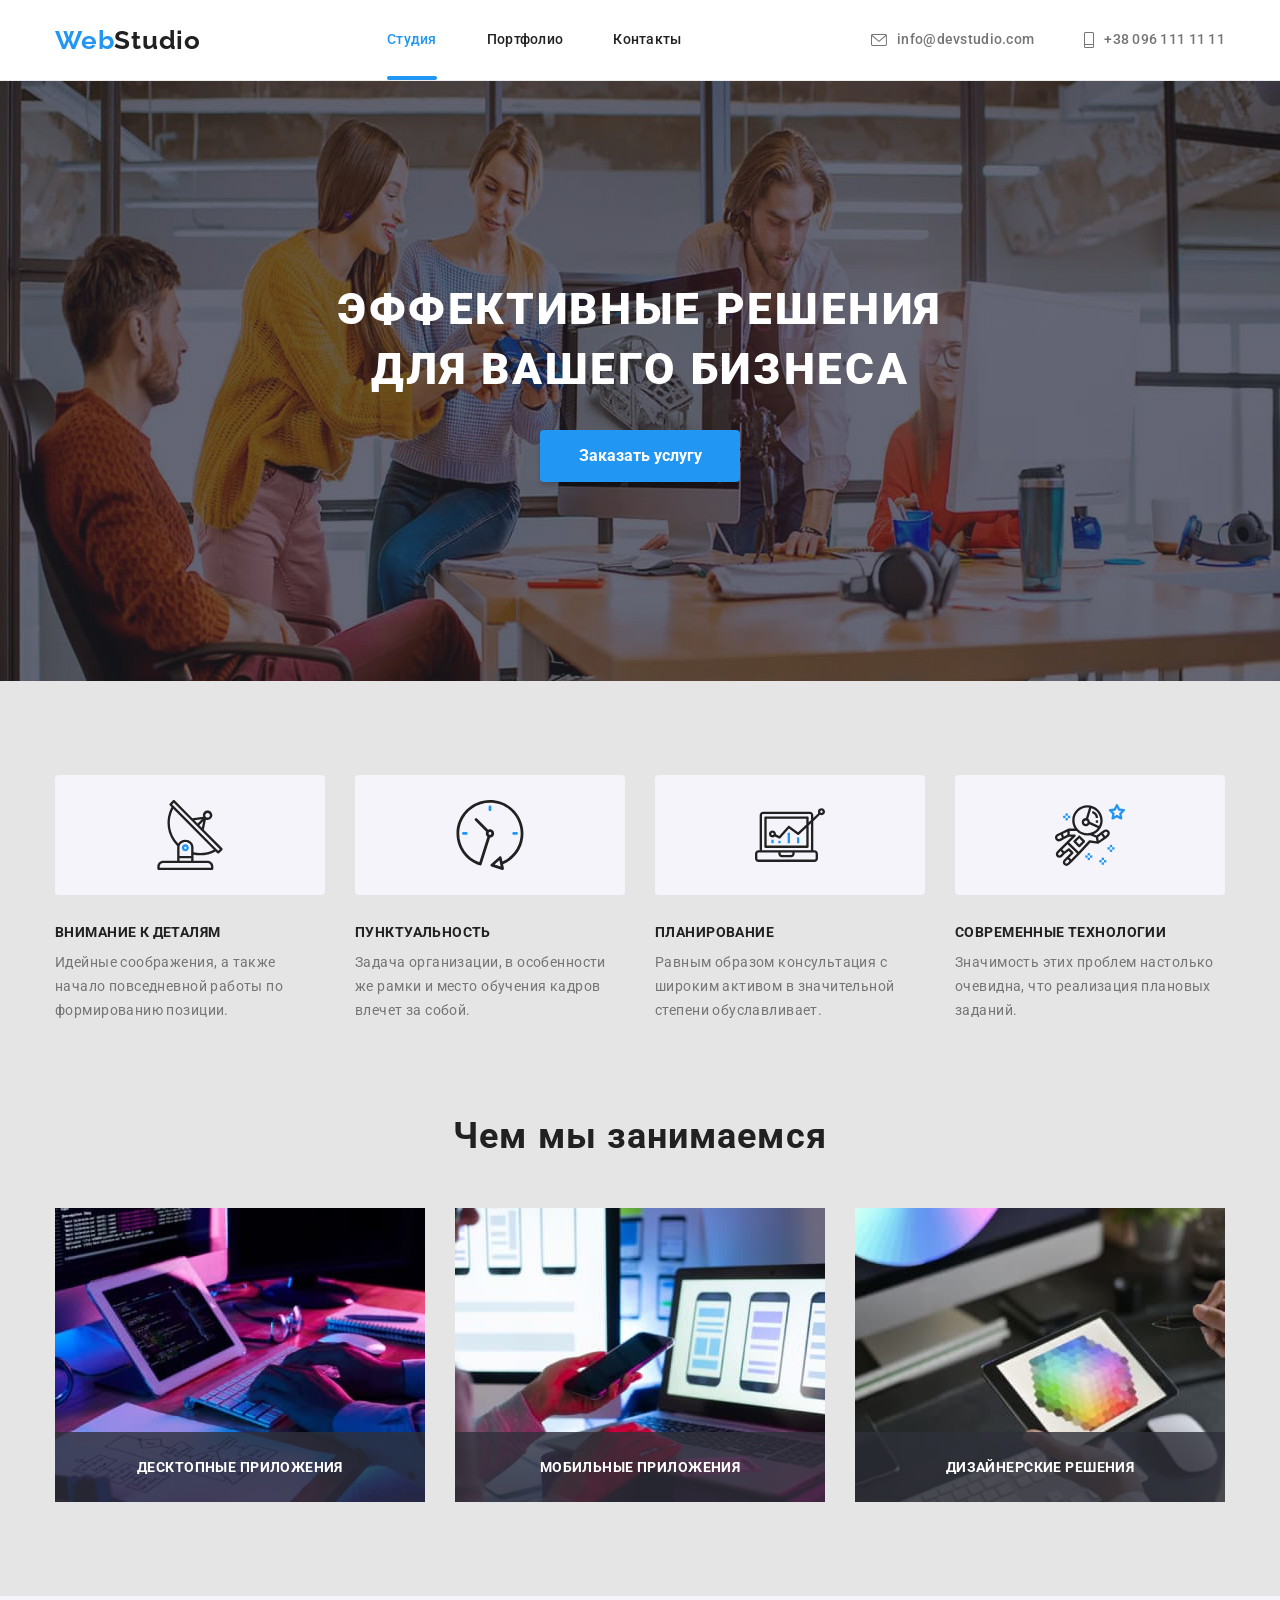
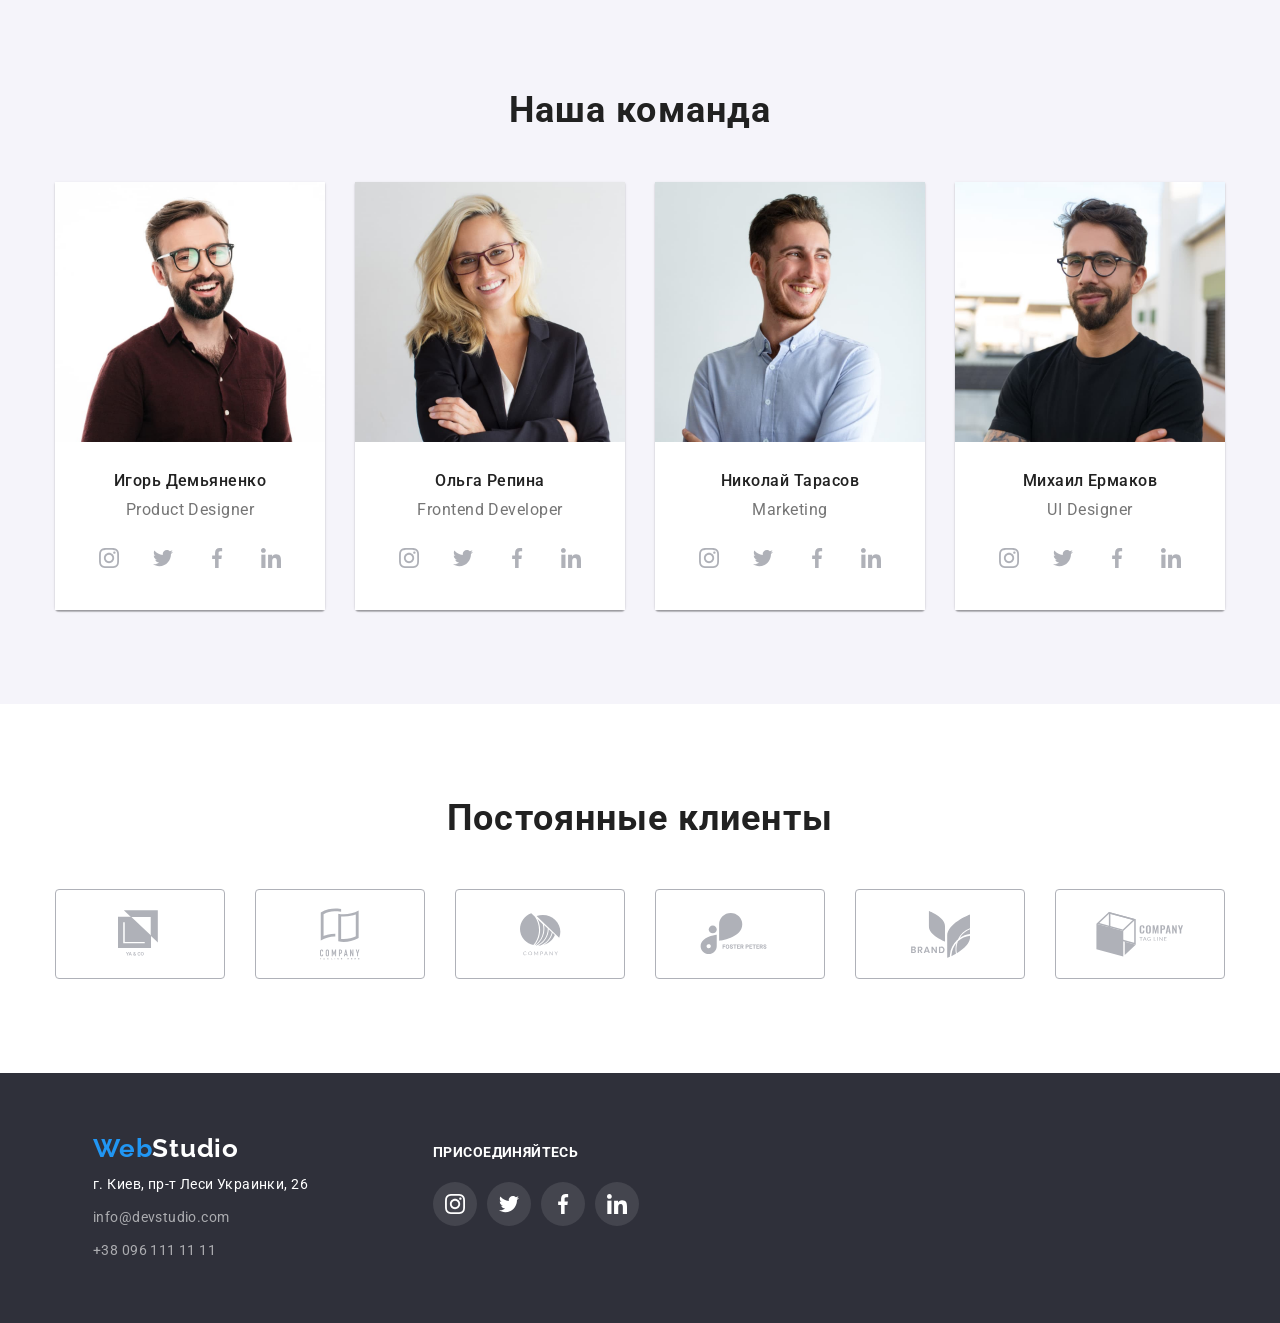
<file: index.html>
<!DOCTYPE html>
<html lang="ru">
<head>
    <meta charset="UTF-8">
    <meta name="viewport" content="width=device-width, initial-scale=1.0">
    <title>WebStudio</title>
    <!-- добавим шрифты Raleway, Roboto -->
    <link href="https://fonts.googleapis.com/css2?family=Raleway:wght@700&family=Roboto:wght@400;500;700;900&display=swap" rel="stylesheet"/>
    <link href="https://cdnjs.cloudflare.com/ajax/libs/modern-normalize/1.0.0/modern-normalize.min.css" rel="stylesheet"/>
    <link href="./css/styles.css" rel="stylesheet"/>
</head>
<body>
    <!-- Шапка сайта (Верхняя линяя) -->
    <header class="header">
        <div class="container header-container">
        <!-- Главный блок навигации -->
        <nav class="site-nav">
            <a href="./index.html" lang="en" class="logo">
                Web<span class="logo-text-header">Studio</span>
            </a>

            <ul class="site-nav-list">
                <li class="site-nav-item">
                    <a href="./index.html" class="link current">Студия</a>
                </li>
                <li class="site-nav-item">
                    <a href="./portfolio.html" class="link">Портфолио</a>
                </li>
                <li class="site-nav-item">
                    <a href="" class="link">Контакты</a>
                </li>
            </ul>
        </nav>
        <!-- Контакты -->
        <div class="contacts">
            <ul class="contacts-list">
                <li class="contacts-list-item">
                    <a href="mailto:info@devstudio.com" class="contacts-list-link">
                        <svg class="envelope">
                            <use href="./images/svg/sprite.svg#icon-envelope">

                            </use>
                        </svg>
                        info@devstudio.com
                    </a>
                </li>
                <li class="contacts-list-item">
                    <a href="tel:+380961111111" class="contacts-list-link">
                        <svg class="mobile">
                            <use href="./images/svg/sprite.svg#icon-mobile">

                            </use>
                        </svg>
                        +38 096 111 11 11
                    </a>
                </li>
            </ul>
        </div>
        </div>
    </header>
    <!-- Основной контент -->
    <main>
        <!-- Блок Герой -->
        <section class="hero-section">
            <div class="hero container">
                <h1 class="main-head">Эффективные решения для вашего бизнеса</h1>
                <button type="button" class="button-hero" data-modal-open>Заказать услугу</button>
            </div>
        </section>
        <!-- Особенности -->
        <section class="features">
            <!-- Скроем заголовок в будущем, но секция должна быть озаглавлена -->
            <div class="container">
                <h2 class="visually-hidden">Особенности</h2>
            <ul class="features-list">
                <li class="features-list-item attentiveness">
                    <p class="features-list-head">Внимание к деталям</p>
                    <p class="features-list-text">
                        Идейные соображения, а также начало повседневной работы по формированию позиции.
                    </p>
                </li>
                <li class="features-list-item punctuality">
                    <p class="features-list-head">Пунктуальность</p>
                    <p class="features-list-text">
                        Задача организации, в особенности же рамки и место обучения кадров влечет за собой.
                    </p>
                </li>
                <li class="features-list-item planning">
                    <p class="features-list-head">Планирование</p>
                    <p class="features-list-text">
                        Равным образом консультация с широким активом в значительной степени обуславливает.
                    </p>
                </li>
                <li class="features-list-item innovation">
                    <p class="features-list-head">Современные технологии</p>
                    <p class="features-list-text">
                        Значимость этих проблем настолько очевидна, что реализация плановых заданий.
                    </p>
                </li>
            </ul>
            </div>
        </section>
        <!-- Чем мы занимаемся -->
        <section class="occupation">
            <h2>Чем мы занимаемся</h2>
            <div class="container">
                <ul class="occupation-list">
                    <li class="occupation-list-item">
                        <img src="./images/what-we-do/img1.jpg" alt="набор проекта" width="370" height="294">
                        <div>
                            <h3>Десктопные приложения</h3>
                        </div>
                    </li>
                    <li class="occupation-list-item">
                        <img src="./images/what-we-do/img2.jpg" alt="разработка мобильного приложения" width="370" height="294">
                        <div>
                            <h3>Мобильные приложения</h3>
                        </div>
                    </li>
                    <li class="occupation-list-item">
                        <img src="./images/what-we-do/img3.jpg" alt="адаптирование под планшет" width="370" height="294">
                        <div>
                            <h3>Дизайнерские решения</h3>
                        </div>
                    </li>
                </ul>
            </div>
        </section>
        <!-- Наша команда -->
        <section class="team">
            <div class="container">
                <h2>Наша команда</h2>
                <ul class="team-list">
                    <li class="team-list-item">
                        <img src="./images/team/product-designer.jpg" alt="Дизайнер продукта Игорь Демьяненко" width="270" height="260">
                        <h3 class="team-head">Игорь Демьяненко</h3>
                        <p class="team-text" lang="en">Product Designer</p>
                        <ul class="social-list">
                            <li class="social-list-item">
                                <a class="social-link" href="https://www.instagram.com/" aria-label="ссылка на Instagram">
                                <svg class="social-svg">
                                    <use href="./images/svg/sprite.svg#icon-instagram"></use>
                                </svg>
                                </a>
                            </li>
                            <li class="social-list-item">
                                <a class="social-link" href="https://twitter.com/?lang=ru" aria-label="ссылка на Twitter">
                                <svg class="social-svg">
                                    <use href="./images/svg/sprite.svg#icon-twitter"></use>
                                </svg>
                                </a>
                            </li>
                            <li class="social-list-item">
                                <a class="social-link" href="https://www.facebook.com/" aria-label="ссылка на Facebook">
                                <svg class="social-svg">
                                    <use href="./images/svg/sprite.svg#icon-facebook"></use>
                                </svg>
                                </a>
                            </li>
                            <li class="social-list-item">
                                <a class="social-link" href="https://www.linkedin.com/" aria-label="ссылка на Linkedin">
                                <svg class="social-svg">
                                    <use href="./images/svg/sprite.svg#icon-linkedin"></use>
                                </svg>
                                </a>
                            </li>
                        </ul>
                     </li>
                    <li class="team-list-item">
                        <img src="./images/team/frontend-developer.jpg" alt="Разработчик Ольга Репина" width="270" height="260">
                        <h3 class="team-head">Ольга Репина</h3>
                        <p class="team-text" lang="en">Frontend Developer</p>
                        <ul class="social-list">
                            <li class="social-list-item">
                                <a class="social-link" href="https://www.instagram.com/" aria-label="ссылка на Instagram">
                                <svg class="social-svg">
                                    <use href="./images/svg/sprite.svg#icon-instagram"></use>
                                </svg>
                                </a>
                            </li>
                            <li class="social-list-item">
                                <a class="social-link" href="https://twitter.com/?lang=ru" aria-label="ссылка на Twitter">
                                <svg class="social-svg">
                                    <use href="./images/svg/sprite.svg#icon-twitter"></use>
                                </svg>
                                </a>
                            </li>
                            <li class="social-list-item">
                                <a class="social-link" href="https://www.facebook.com/" aria-label="ссылка на Facebook">
                                <svg class="social-svg">
                                    <use href="./images/svg/sprite.svg#icon-facebook"></use>
                                </svg>
                                </a>
                            </li>
                            <li class="social-list-item">
                                <a class="social-link" href="https://www.linkedin.com/" aria-label="ссылка на Linkedin">
                                <svg class="social-svg">
                                    <use href="./images/svg/sprite.svg#icon-linkedin"></use>
                                </svg>
                                </a>
                            </li>
                        </ul>
                    </li>
                    <li class="team-list-item">
                        <img src="./images/team/marketing.jpg" alt="Работник маркетингого отдела Николай Тарасов" width="270" height="260">
                        <h3 class="team-head">Николай Тарасов</h3>
                        <p class="team-text" lang="en">Marketing</p>
                        <ul class="social-list">
                            <li class="social-list-item">
                                <a class="social-link" href="https://www.instagram.com/" aria-label="ссылка на Instagram">
                                <svg class="social-svg">
                                    <use href="./images/svg/sprite.svg#icon-instagram"></use>
                                </svg>
                                </a>
                            </li>
                            <li class="social-list-item">
                                <a class="social-link" href="https://twitter.com/?lang=ru" aria-label="ссылка на Twitter">
                                <svg class="social-svg">
                                    <use href="./images/svg/sprite.svg#icon-twitter"></use>
                                </svg>
                                </a>
                            </li>
                            <li class="social-list-item">
                                <a class="social-link" href="https://www.facebook.com/" aria-label="ссылка на Facebook">
                                <svg class="social-svg">
                                    <use href="./images/svg/sprite.svg#icon-facebook"></use>
                                </svg>
                                </a>
                            </li>
                            <li class="social-list-item">
                                <a class="social-link" href="https://www.linkedin.com/" aria-label="ссылка на Linkedin">
                                <svg class="social-svg">
                                    <use href="./images/svg/sprite.svg#icon-linkedin"></use>
                                </svg>
                                </a>
                            </li>
                        </ul>
                    </li>
                    <li class="team-list-item">
                        <img src="./images/team/ui-designer.jpg" alt="Разработчик интерфейса Михаил Ермаков" width="270" height="260">
                        <h3 class="team-head">Михаил Ермаков</h3>
                        <p class="team-text" lang="en">UI Designer</p>
                        <ul class="social-list">
                            <li class="social-list-item">
                                <a class="social-link" href="https://www.instagram.com/" aria-label="ссылка на Instagram">
                                <svg class="social-svg">
                                    <use href="./images/svg/sprite.svg#icon-instagram"></use>
                                </svg>
                                </a>
                            </li>
                            <li class="social-list-item">
                                <a class="social-link" href="https://twitter.com/?lang=ru" aria-label="ссылка на Twitter">
                                <svg class="social-svg">
                                    <use href="./images/svg/sprite.svg#icon-twitter"></use>
                                </svg>
                                </a>
                            </li>
                            <li class="social-list-item">
                                <a class="social-link" href="https://www.facebook.com/" aria-label="ссылка на Facebook">
                                <svg class="social-svg">
                                    <use href="./images/svg/sprite.svg#icon-facebook"></use>
                                </svg>
                                </a>
                            </li>
                            <li class="social-list-item">
                                <a class="social-link" href="https://www.linkedin.com/" aria-label="ссылка на Linkedin">
                                <svg class="social-svg">
                                    <use href="./images/svg/sprite.svg#icon-linkedin"></use>
                                </svg>
                                </a>
                            </li>
                        </ul>
                    </li>
                    </ul>
            </div>
        </section>

        <!-- Постоянные клиенты -->
        <section class="clients">
            <h2>Постоянные клиенты</h2>
            <ul class="clients-list">
                <li class="clients-list-item">
                    <a href="" class="clients-link" aria-label="ссылка на клиента">
                        <svg class="client-svg" width="44" height="49">
                            <use href="./images/svg/sprite.svg#icon-logo1"></use>
                        </svg>
                    </a>
                </li>
                <li class="clients-list-item">
                    <a href="" class="clients-link" aria-label="ссылка на клиента">
                        <svg class="client-svg" width="40" height="52">
                            <use href="./images/svg/sprite.svg#icon-logo2"></use>
                        </svg>
                    </a>
                </li>
                <li class="clients-list-item">
                    <a href="" class="clients-link" aria-label="ссылка на клиента">
                        <svg class="client-svg" width="41" height="43">
                            <use href="./images/svg/sprite.svg#icon-logo3"></use>
                        </svg>
                    </a>
                </li>
                <li class="clients-list-item">
                    <a href="" class="clients-link" aria-label="ссылка на клиента">
                        <svg class="client-svg" width="82" height="42">
                            <use href="./images/svg/sprite.svg#icon-logo4"></use>
                        </svg>
                    </a>
                </li>
                <li class="clients-list-item">
                    <a href="" class="clients-link" aria-label="ссылка на клиента">
                        <svg class="client-svg" width="59" height="47">
                            <use href="./images/svg/sprite.svg#icon-logo5"></use>
                        </svg>
                    </a>
                </li>
                <li class="clients-list-item">
                    <a href="" class="clients-link" aria-label="ссылка на клиента">
                        <svg class="client-svg" width="88" height="45">
                            <use href="./images/svg/sprite.svg#icon-logo6"></use>
                        </svg>
                    </a>
                </li>
            </ul>
        </section>
    </main>
    <!-- Подвал -->
    <footer class="footer">
            <div class="address-container container">
                <a href="./index.html" lang="en" class="logo">
                    Web<span class="logo-text-footer">Studio</span>
                </a>
                <address class="address">
                    <ul class="address-list">
                        <li class="address-item">
                            <a href="https://goo.gl/maps/i8ScQQsGPe5ENQTx6" class="map">г. Киев, пр-т Леси Украинки, 26</a>
                        </li>
                        <li class="address-item">
                            <a href="mailto:info@devstudio.com" class="link">info@devstudio.com</a>
                        </li>
                        <li class="address-item">
                            <a href="tel:+380961111111" class="link">+38 096 111 11 11</a>
                        </li>
                    </ul>
                </address>
            </div>
            <div class="social-links-container">
                <b>присоединяйтесь</b>
                <ul class="social-list-footer">
                    <li class="social-list-item-footer">
                        <a class="social-link-footer" href="https://www.instagram.com/" aria-label="ссылка на Instagram">
                        <svg class="social-svg-footer">
                            <use href="./images/svg/sprite.svg#icon-instagram"></use>
                        </svg>
                        </a>
                    </li>
                    <li class="social-list-item-footer">
                        <a class="social-link-footer" href="https://twitter.com/?lang=ru" aria-label="ссылка на Twitter">
                        <svg class="social-svg-footer">
                            <use href="./images/svg/sprite.svg#icon-twitter"></use>
                        </svg>
                        </a>
                    </li>
                    <li class="social-list-item-footer">
                        <a class="social-link-footer" href="https://www.facebook.com/" aria-label="ссылка на Facebook">
                        <svg class="social-svg-footer">
                            <use href="./images/svg/sprite.svg#icon-facebook"></use>
                        </svg>
                        </a>
                    </li>
                    <li class="social-list-item-footer">
                        <a class="social-link-footer" href="https://www.linkedin.com/" aria-label="ссылка на Linkedin">
                        <svg class="social-svg-footer">
                            <use href="./images/svg/sprite.svg#icon-linkedin"></use>
                        </svg>
                        </a>
                    </li>
                </ul>
            </div>
    </footer>
    <div class="backdrop is-hidden" data-modal>
        <div class="modal">
            <button type="button" class="modal-button" data-modal-close>
                <svg width=30 height=30>
                    <use href="./images/svg/sprite.svg#icon-close" width="30" height="30"></use>
                </svg>
            </button>
        </div>
    </div>
    <script src="./js/modal.js"></script>
</body>
</html>
</file>
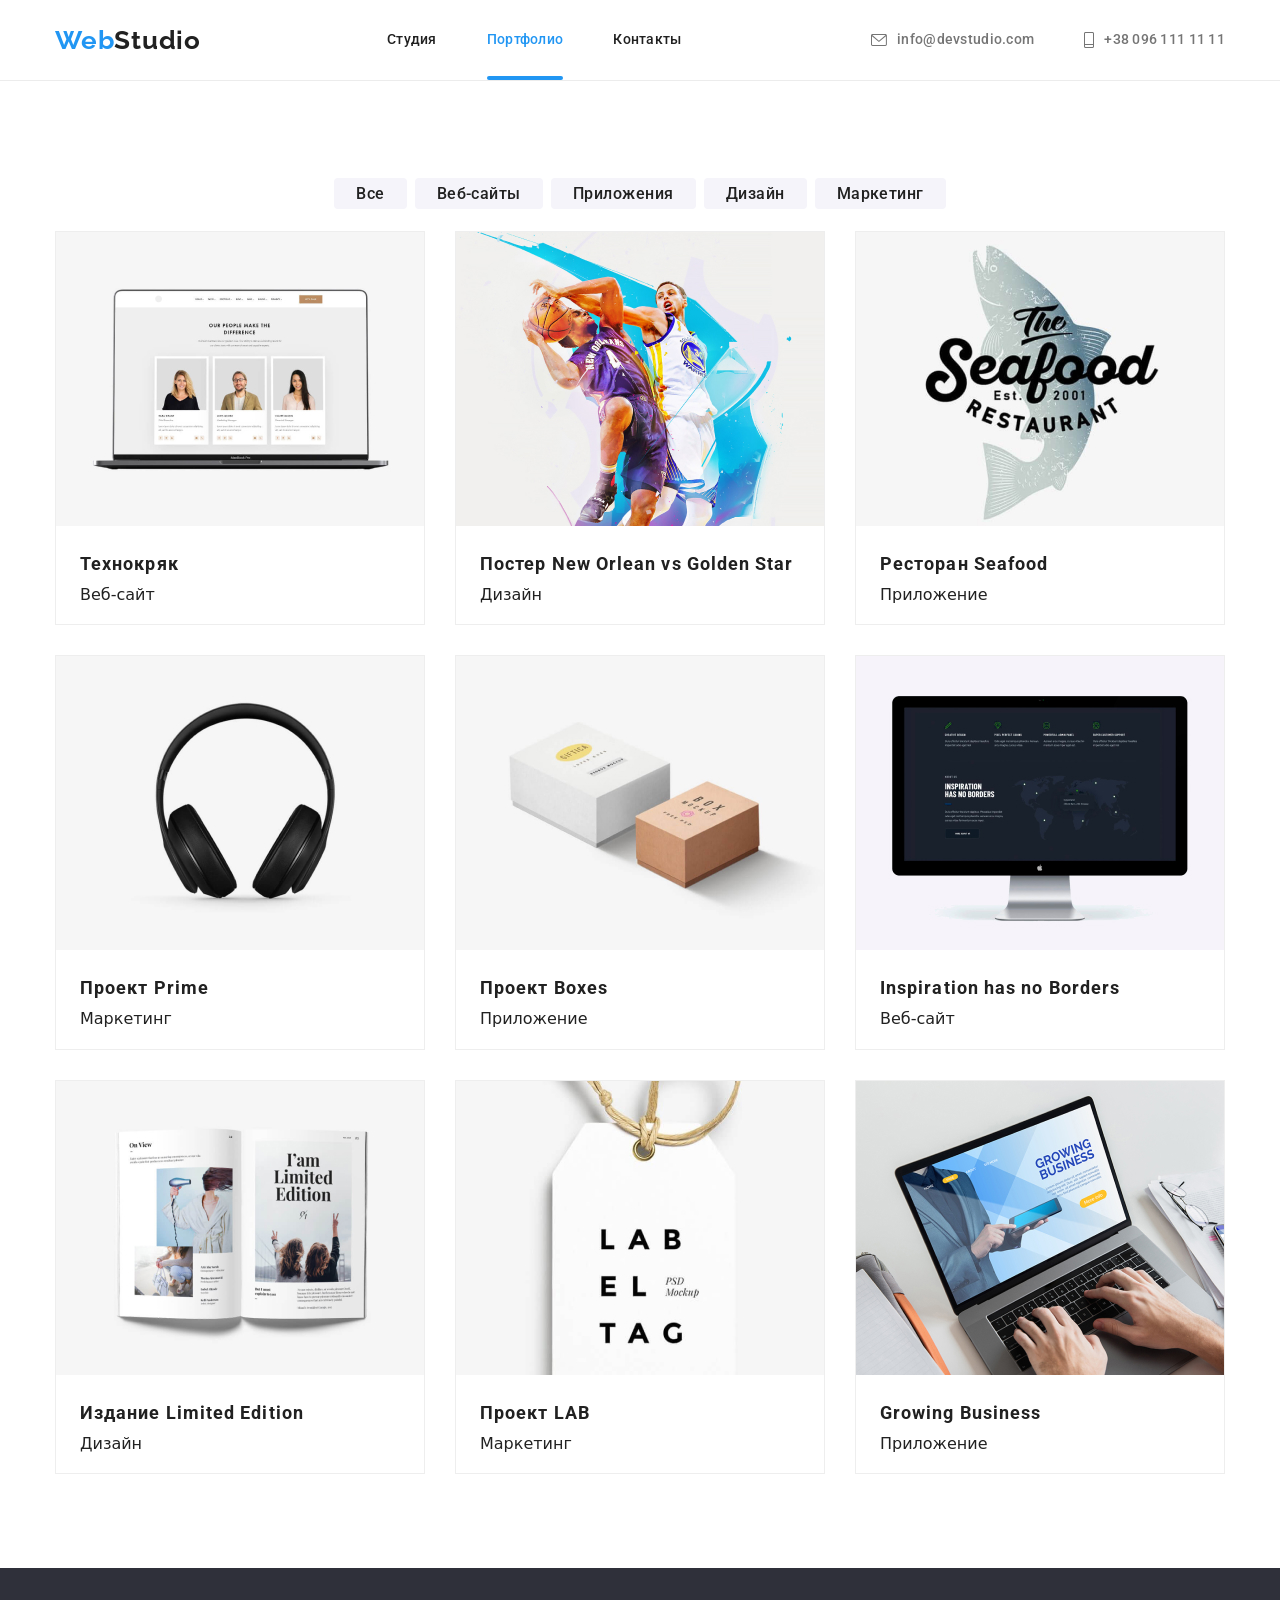
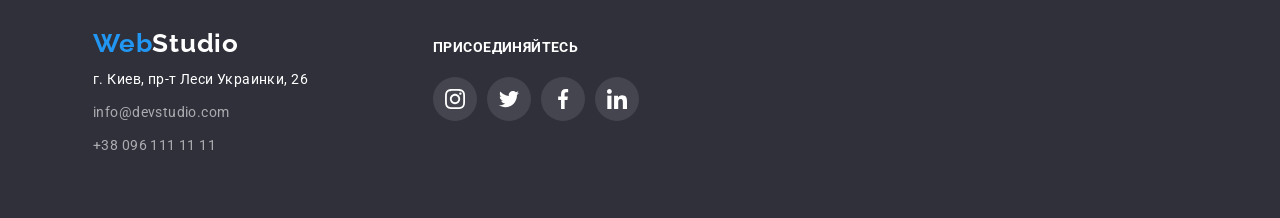
<file: portfolio.html>
<!DOCTYPE html>
<html lang="ru">
<head>
    <meta charset="UTF-8">
    <meta name="viewport" content="width=device-width, initial-scale=1.0">
    <title>Portfolio</title>
    <link href="https://fonts.googleapis.com/css2?family=Raleway:wght@700&family=Roboto:wght@400;500;700;900&display=swap" rel="stylesheet"/>
    <link href="https://cdnjs.cloudflare.com/ajax/libs/modern-normalize/1.0.0/modern-normalize.min.css" rel="stylesheet"/>
    <link href="./css/styles.css" rel="stylesheet"/>
</head>
<body>
    <!-- Шапка сайта (Верхняя линяя) -->
    <header class="header">
        <div class="container header-container">
        <!-- Главный блок навигации -->
        <nav class="site-nav">
            <a href="./index.html" lang="en" class="logo">
                Web<span class="logo-text-header">Studio</span>
            </a>

            <ul class="site-nav-list">
                <li class="site-nav-item">
                    <a href="./index.html" class="link">Студия</a>
                </li>
                <li class="site-nav-item">
                    <a href="./portfolio.html" class="link current">Портфолио</a>
                </li>
                <li class="site-nav-item">
                    <a href="" class="link">Контакты</a>
                </li>
            </ul>
        </nav>
        <!-- Контакты -->
        <div class="contacts">
            <ul class="contacts-list">
                <li class="contacts-list-item">
                    <a href="mailto:info@devstudio.com" class="contacts-list-link">
                        <svg class="envelope">
                            <use href="./images/svg/sprite.svg#icon-envelope">

                            </use>
                        </svg>
                        info@devstudio.com
                    </a>
                </li>
                <li class="contacts-list-item">
                    <a href="tel:+380961111111" class="contacts-list-link">
                        <svg class="mobile">
                            <use href="./images/svg/sprite.svg#icon-mobile">

                            </use>
                        </svg>
                        +38 096 111 11 11
                    </a>
                </li>
            </ul>
        </div>
        </div>
    </header>
    <!-- Основной блок Портфолио -->
    <main>
            <!-- заголовок скроем с помощью css, но секция должна быть озаглавлена -->
        <h1 class="visually-hidden">Портфолио</h1>
        <!-- Список кнопок или ссылок, в зависимости от цели, к кнопкам нужен функционал, можно описать ссылками-->
            <ul class="filter-list">
                <li class="filter-list-item">
                    <a href="" class="filter-list-link">Все</a>
                </li>
                <li class="filter-list-item">
                    <a href="" class="filter-list-link">Веб-сайты</a>
                </li>
                <li class="filter-list-item">
                    <a href="" class="filter-list-link">Приложения</a>
                </li>
                <li class="filter-list-item">
                    <a href="" class="filter-list-link">Дизайн</a>
                </li>
                <li class="filter-list-item">
                    <a href="" class="filter-list-link">Маркетинг</a>
                </li>
            </ul>
        <div class="examples-portfolio container">
            <ul class="examples-list">
                <!-- <li class="examples-list-item">
                    <img src="./images/portfolio/img1.jpg" alt="Сайт Технокряк" width="370" height="294">
                    <h2 class="example-head">Технокряк</h2>
                    <p class="example-text">Веб-сайт</p>
                </li>
                <li class="examples-list-item">
                    <img src="./images/portfolio/img2.jpg" alt="Постер с баскетболистами" width="370" height="294">
                    <h2 class="example-head">Постер New Orlean vs Golden Star</h2>
                    <p class="example-text">Дизайн</p>
                </li>
                <li class="examples-list-item">
                    <img src="./images/portfolio/img3.jpg" alt="Ресторан Seafood" width="370" height="294">
                    <h2 class="example-head">Ресторан Seafood</h2>
                    <p class="example-text">Приложение</p>
                </li>
                <li class="examples-list-item">
                    <img src="./images/portfolio/img4.jpg" alt="Студийные наушники" width="370" height="294">
                    <h2 class="example-head">Проект Prime</h2>
                    <p class="example-text">Маркетинг</p>
                </li>
                <li class="examples-list-item">
                    <img src="./images/portfolio/img5.jpg" alt="Две коробки" width="370" height="294">
                    <h2 class="example-head">Проект Boxes</h2>
                    <p class="example-text">Приложение</p>
                </li>
                <li class="examples-list-item">
                    <img src="./images/portfolio/img6.jpg" alt="Веб-сайт" width="370" height="294">
                    <h2 class="example-head" lang="en">Inspiration has no Borders</h2>
                    <p class="example-text">Веб-сайт</p>
                </li>
                <li class="examples-list-item">
                    <img src="./images/portfolio/img7.jpg" alt="Журнал" width="370" height="294">
                    <h2 class="example-head" lang="en">Издание Limited Edition</h2>
                    <p class="example-text">Дизайн</p>
                </li>
                <li class="examples-list-item">
                    <img src="./images/portfolio/img8.jpg" alt="Бирка" width="370" height="294">
                    <h2 class="example-head" lang="en">Проект LAB</h2>
                    <p class="example-text">Маркетинг</p>
                </li>
                <li class="examples-list-item">
                    <img src="./images/portfolio/img9.jpg" alt="Ноутбук с открытым приложением" width="370" height="294">
                    <h2 class="example-head" lang="en">Growing Business</h2>
                    <p class="example-text">Приложение</p>
                </li> -->
                <li class="examples-list-item">
                    <a class="example-link" href="" target="_blank">
                        <div class="example-overlay">
                            <img src="./images/portfolio/img1.jpg" alt="картинка проекта" width="370" height="294">
                            <p class="text-overlay">Технокряк это современная площадка распространения коронавируса. Компании используют эту платформу для цифрового шпионажа и атак на защищённые сервера конкурентов.</p>
                        </div>
                        <div class="example-info">
                            <h2 class="example-head">Технокряк</h2>
                            <p class="example-text">Веб-сайт</p>
                        </div>
                    </a>
                </li>
                <li class="examples-list-item">
                    <a class="example-link" href="" target="_blank">
                        <div class="example-overlay">
                            <img src="./images/portfolio/img2.jpg" alt="Постер с баскетболистами" width="370" height="294">
                            <p class="text-overlay">Технокряк это современная площадка распространения коронавируса. Компании используют эту платформу для цифрового шпионажа и атак на защищённые сервера конкурентов.</p>
                        </div>
                        <div class="example-info">
                            <h2 class="example-head">Постер New Orlean vs Golden Star</h2>
                            <p class="example-text">Дизайн</p>
                        </div>
                    </a>
                </li>
                <li class="examples-list-item">
                    <a class="example-link" href="" target="_blank">
                        <div class="example-overlay">
                            <img src="./images/portfolio/img3.jpg" alt="Ресторан Seafood" width="370" height="294">
                            <p class="text-overlay">Технокряк это современная площадка распространения коронавируса. Компании используют эту платформу для цифрового шпионажа и атак на защищённые сервера конкурентов.</p>
                        </div>
                        <div class="example-info">
                            <h2 class="example-head">Ресторан Seafood</h2>
                            <p class="example-text">Приложение</p>
                        </div>
                    </a>
                </li>
                <li class="examples-list-item">
                    <a class="example-link" href="" target="_blank">
                        <div class="example-overlay">
                            <img src="./images/portfolio/img4.jpg" alt="Студийные наушники" width="370" height="294">
                            <p class="text-overlay">Технокряк это современная площадка распространения коронавируса. Компании используют эту платформу для цифрового шпионажа и атак на защищённые сервера конкурентов.</p>
                        </div>
                        <div class="example-info">
                            <h2 class="example-head">Проект Prime</h2>
                            <p class="example-text">Маркетинг</p>
                        </div>
                    </a>
                </li>
                <li class="examples-list-item">
                    <a class="example-link" href="" target="_blank">
                        <div class="example-overlay">
                            <img src="./images/portfolio/img5.jpg" alt="Две коробки" width="370" height="294">
                            <p class="text-overlay">Технокряк это современная площадка распространения коронавируса. Компании используют эту платформу для цифрового шпионажа и атак на защищённые сервера конкурентов.</p>
                        </div>
                        <div class="example-info">
                            <h2 class="example-head">Проект Boxes</h2>
                            <p class="example-text">Приложение</p>
                        </div>
                    </a>
                </li>
                <li class="examples-list-item">
                    <a class="example-link" href="" target="_blank">
                        <div class="example-overlay">
                            <img src="./images/portfolio/img6.jpg" alt="Веб-сайт" width="370" height="294">
                            <p class="text-overlay">Технокряк это современная площадка распространения коронавируса. Компании используют эту платформу для цифрового шпионажа и атак на защищённые сервера конкурентов.</p>
                        </div>
                        <div class="example-info">
                            <h2 class="example-head" lang="en">Inspiration has no Borders</h2>
                            <p class="example-text">Веб-сайт</p>
                        </div>
                    </a>
                </li>
                <li class="examples-list-item">
                    <a class="example-link" href="" target="_blank">
                        <div class="example-overlay">
                            <img src="./images/portfolio/img7.jpg" alt="Журнал" width="370" height="294">
                            <p class="text-overlay">Технокряк это современная площадка распространения коронавируса. Компании используют эту платформу для цифрового шпионажа и атак на защищённые сервера конкурентов.</p>
                        </div>
                        <div class="example-info">
                            <h2 class="example-head" lang="en">Издание Limited Edition</h2>
                            <p class="example-text">Дизайн</p>
                        </div>
                    </a>
                </li>
                <li class="examples-list-item">
                    <a class="example-link" href="" target="_blank">
                        <div class="example-overlay">
                            <img src="./images/portfolio/img8.jpg" alt="Бирка" width="370" height="294">
                            <p class="text-overlay">Технокряк это современная площадка распространения коронавируса. Компании используют эту платформу для цифрового шпионажа и атак на защищённые сервера конкурентов.</p>
                        </div>
                        <div class="example-info">
                            <h2 class="example-head" lang="en">Проект LAB</h2>
                            <p class="example-text">Маркетинг</p>
                        </div>
                    </a>
                </li>
                <li class="examples-list-item">
                    <a class="example-link" href="" target="_blank">
                        <div class="example-overlay">
                            <img src="./images/portfolio/img9.jpg" alt="Ноутбук с открытым приложением" width="370" height="294">
                            <p class="text-overlay">Технокряк это современная площадка распространения коронавируса. Компании используют эту платформу для цифрового шпионажа и атак на защищённые сервера конкурентов.</p>
                        </div>
                        <div class="example-info">
                            <h2 class="example-head" lang="en">Growing Business</h2>
                            <p class="example-text">Приложение</p>
                        </div>
                    </a>
                </li>
            </ul>
        </div>
            
        
    </main>
    <!-- Подвал -->
    <footer class="footer">
        <div class="address-container container">
            <a href="./index.html" lang="en" class="logo">
                Web<span class="logo-text-footer">Studio</span>
            </a>
            <address class="address">
                <ul class="address-list">
                    <li class="address-item">
                        <a href="https://goo.gl/maps/i8ScQQsGPe5ENQTx6" class="map">г. Киев, пр-т Леси Украинки, 26</a>
                    </li>
                    <li class="address-item">
                        <a href="mailto:info@devstudio.com" class="link">info@devstudio.com</a>
                    </li>
                    <li class="address-item">
                        <a href="tel:+380961111111" class="link">+38 096 111 11 11</a>
                    </li>
                </ul>
            </address>
        </div>
        <div class="social-links-container">
            <b>присоединяйтесь</b>
            <ul class="social-list-footer">
                <li class="social-list-item-footer">
                    <a class="social-link-footer" href="https://www.instagram.com/" aria-label="ссылка на Instagram">
                    <svg class="social-svg-footer">
                        <use href="./images/svg/sprite.svg#icon-instagram"></use>
                    </svg>
                    </a>
                </li>
                <li class="social-list-item-footer">
                    <a class="social-link-footer" href="https://twitter.com/?lang=ru" aria-label="ссылка на Twitter">
                    <svg class="social-svg-footer">
                        <use href="./images/svg/sprite.svg#icon-twitter"></use>
                    </svg>
                    </a>
                </li>
                <li class="social-list-item-footer">
                    <a class="social-link-footer" href="https://www.facebook.com/" aria-label="ссылка на Facebook">
                    <svg class="social-svg-footer">
                        <use href="./images/svg/sprite.svg#icon-facebook"></use>
                    </svg>
                    </a>
                </li>
                <li class="social-list-item-footer">
                    <a class="social-link-footer" href="https://www.linkedin.com/" aria-label="ссылка на Linkedin">
                    <svg class="social-svg-footer">
                        <use href="./images/svg/sprite.svg#icon-linkedin"></use>
                    </svg>
                    </a>
                </li>
            </ul>
        </div>
</footer>
</body>
</html>
</file>
<file: css/styles.css>
html {
    box-sizing: border-box;
}

*,
*::before,
*::after {
  box-sizing: inherit;
  margin: 0;
  padding: 0;
  outline: 0px;
}

/* ===== Выделим палитру цветов макета ===== */
/* цвет фона шапки #FFFFFF 
цвет фона блоков Герой и Подвал #2F303A 
основной цвет фона #E5E5E5
вторичный цвет фона #F5F4FA 
основной цвет текста #212121 
вторичный цвет текста #757575
цвет акцента #2196F3 */

/* ===== оформление index.html ===== */

:root {
    --accent-color: #2196F3;
    --hero-footer-background-color: #2F303A;
    --primary-text-color: #212121;
    --secondary-text-color: #757575;
    --primary-font-color: #E5E5E5;
    --secondary-font-color: #F5F4FA;
}


.container {
    width: 1200px;
    padding-left: 15px;
    padding-right: 15px;
    margin: 0 auto;
  }

  img {
    display: block;
}

/* ===== Header ===== */

.header {
    display: flex;
    width: 100%;
    border-bottom: 1px solid #ECECEC;
}

.header-container {
    display: flex;
    align-items: center;
}

.site-nav {
    display: flex;
    align-items: center;
}

.site-nav .logo {
    font-family: Raleway, sans-serif;
    font-style: normal;
    font-weight: 700;
    font-size: 26px;
    line-height: 1.19;
    letter-spacing: 0.03em;
    color: var(--accent-color);
}

.logo-text-header {
    color: var(--primary-text-color);
}

.logo:focus {
    color: #212121;
}

.site-nav-list .link {
    display: block;
    padding-top: 32px;
    padding-bottom: 32px;
    text-align: center;
    transition: all 250ms cubic-bezier(0.4, 0, 0.2, 1);
}

.site-nav-list {
    display: flex;
    margin-left: 93px;
    margin-right: auto;
}

.site-nav-item:not(:last-child) {
    margin-right: 50px;
}

.contacts-list li {
    padding-top: 32px;
    padding-bottom: 32px;
    
}

.contacts-list {
    display: flex;
    align-items: center;
}

.contacts-list li + li {
    margin-left: 50px;
}

.contacts {
    display: flex;
    margin-left: auto;
}
/* убираем точки со списков, можно это сделать через селектор тега ul, а можно всем спискам обьявить class="list"(просто подсказка на будущее) */
ul {
    list-style: none;
    padding: 0px;
    margin: 0px;
}

/* убираем нижние подчеркивание ссылок и  */
a {
    text-decoration: none;
}

/* сменим цвет посещенных ссылок */
a:visited {
    color: #212121;
}

.site-nav-list .link {
    font-family: Roboto, sans-serif;
    font-style: normal;
    font-weight: 500;
    font-size: 14px;
    line-height: 1.14;
    letter-spacing: 0.02em;
    color: #212121;
}

.site-nav-list .link:hover,
.site-nav-list .link:focus {
    color: var(--accent-color);
}

.site-nav-list .link.current {
    color: var(--accent-color);
}

.site-nav-item {
    position: relative;
}

.site-nav-list .current::after {
    content: "";
    width: 100%;
    height: 4px;
    background-color: var(--accent-color);
    display: block;
    border-radius: 2px;
    position: absolute;
    bottom: 28px;
    top: 76px;
}

.contacts-list-link {
    display: flex;
    align-items: center;
    font-family: Roboto, sans-serif;
    font-style: normal;
    font-weight: 500;
    font-size: 14px;
    line-height: 1.14;
    letter-spacing: 0.02em;
    color: #757575;
    transition: all 250ms cubic-bezier(0.4, 0, 0.2, 1);
}

.contacts-list-item {
    align-items: center;
}

.envelope {
    width: 16px;
    height: 12px;
    margin-right: 10px;
}

.mobile {
    width: 10px;
    height: 16px;
    margin-right: 10px;
}

.contacts-list-link:hover,
.contacts-list-link:focus {
    color: var(--accent-color);
}

.envelope {
    fill: #757575;
}

.contacts-list-link:hover .envelope,
.contacts-list-link:focus .envelope {
    fill: var(--accent-color);
}

.mobile {
    fill: #757575;
}

.contacts-list-link:hover .mobile,
.contacts-list-link:focus .mobile {
    fill: var(--accent-color);
}

/* ===== Герой ===== */

.hero-section {
    /* background-color: var(--hero-footer-background-color); (old one)*/
    background-image: linear-gradient(rgba(47, 48, 58, 0.4), rgba(47, 48, 58, 0.4)), url(../images/background-img.jpg);
    background-size: 100% 100%;
    box-sizing: border-box;
    left: 0px;
    top: 10px;
    padding: 50px 0;
    min-height: 600px;
    display: flex;
    background-repeat: no-repeat;
}

.hero {
    text-align: center;
    width: 696px;
    margin: auto
}


.main-head {
    font-family: Roboto, sans-serif;
    font-style: normal;
    font-weight: 900;
    font-size: 44px;
    line-height: 1.36;
    text-align: center;
    letter-spacing: 0.06em;
    text-transform: uppercase;
    color: #FFFFFF;
    margin-bottom: 30px;
}

.button-hero {
    background-color: var(--accent-color);
    font-family: Roboto, sans-serif;
    font-style: normal;
    font-weight: 700;
    font-size: 16px;
    line-height: 1.87;
    color: #FFFFFF;
    border-radius: 4px;
    padding: 10px 32px;
    box-shadow: 0px 4px 4px rgba(0, 0, 0, 0.15);
    width: 200px;
    text-align: center;
    border: 1px solid transparent;
    cursor: pointer;
    transition: all 250ms cubic-bezier(0.4, 0, 0.2, 1);
}

.button-hero:focus,
.button-hero:hover {
    color: var(--accent-color);
    background-color: white;
}

/* ===== Особенности ===== */

/* спрячем заголовок */

.visually-hidden {
    position: absolute !important;
    clip: rect(1px 1px 1px 1px); /* IE6, IE7 */
    clip: rect(1px, 1px, 1px, 1px);
    padding:0 !important;
    border:0 !important;
    height: 1px !important; 
    width: 1px !important; 
    overflow: hidden;
}

.features {
    padding-top: 94px;
}

.features-list li {
    width: 270px;
}

.features-list li:not(:last-child) {
    margin-right: 30px;
}

.features,
.occupation {
    background-color: var(--primary-font-color);
    font-family: Roboto, sans-serif;
}

.features-list .features-list-head {
    font-style: normal;
    font-weight: 700;
    font-size: 14px;
    line-height: 1.14;
    letter-spacing: 0.03em;
    text-transform: uppercase;
    color: var(--primary-text-color);
}

.features-list .features-list-text {
    font-style: normal;
    font-weight: 400;
    font-size: 14px;
    line-height: 1.7;
    letter-spacing: 0.03em;
    color: var(--secondary-text-color);
}

.features-list {
    display: flex;
}

h2 {
    font-family: Roboto, sans-serif;
    font-style: normal;
    font-weight: 700;
    font-size: 36px;
    line-height: 1.16;
    text-align: center;
    letter-spacing: 0.03em;
    color: var(--primary-text-color);
}

.features-list-head {
    margin-bottom: 10px;
}

.attentiveness .features-list-head::before {
    display: block;
    content: "";
    width: 270px;
    height: 120px;
    background-color: #f5f4fa;
    background-image: url(../images/svg/antenna.svg);
    background-repeat: no-repeat;
    background-position: center;
    margin-bottom: 30px;
    border-radius: 4px;
}

.punctuality .features-list-head::before {
    display: block;
    content: "";
    width: 270px;
    height: 120px;
    background-color: #f5f4fa;
    background-image: url(../images/svg/clock.svg);
    background-repeat: no-repeat;
    background-position: center;
    margin-bottom: 30px;
    border-radius: 4px;
}

.planning .features-list-head::before {
    display: block;
    content: "";
    width: 270px;
    height: 120px;
    background-color: #f5f4fa;
    background-image: url(../images/svg/diagram.svg);
    background-repeat: no-repeat;
    background-position: center;
    margin-bottom: 30px;
    border-radius: 4px;
}

.innovation .features-list-head::before{
    display: block;
    content: "";
    width: 270px;
    height: 120px;
    background-color: #f5f4fa;
    background-image: url(../images/svg/astronaut.svg);
    background-repeat: no-repeat;
    background-position: center;
    margin-bottom: 30px;
    border-radius: 4px;
}

/* ===== Occupation ===== */

.occupation {
    padding-top: 94px;
    padding-bottom: 94px;
}

.occupation-list {
    display: flex;
    padding-top: 50px;
}

.occupation-list-item:not(:last-child) {
    margin-right: 30px;
}

.occupation-list-item h3 {
    font-family: Roboto;
    font-style: normal;
    font-weight: 700;
    font-size: 14px;
    line-height: 16px;
    text-align: center;
    letter-spacing: 0.03em;
    text-transform: uppercase;
    color: #FFFFFF; 
    margin-top: 27px;
}

.occupation-list-item {
    position: relative;
}

.occupation-list-item div {
    position: absolute;
    justify-content: center;
    align-items: center;
    width: 370px;
    height: 70px;
    bottom: 0;
    left: 0%;
    background: rgba(47, 48, 58, 0.8);
}



/* ===== Команда ===== */

.team {
    background-color: var(--secondary-font-color);
    padding-top: 94px;
    padding-bottom: 94px;
}

h3 {
    font-family: Roboto, sans-serif;
    font-style: normal;
    font-weight: 500;
    font-size: 16px;
    line-height: 1.18;
    text-align: center;
    letter-spacing: 0.03em;
    color: var(--primary-text-color);
}

.team-text {
    font-family: Roboto, sans-serif;
    font-style: normal;
    font-weight: 400;
    font-size: 16px;
    line-height: 1.18;
    text-align: center;
    letter-spacing: 0.03em;
    color: var(--secondary-text-color);
    padding-top: 10px;
    background-color: white;
}

.team-list {
    display: flex;
    padding-top: 50px;
}

.team-list-item:not(:last-child) {
    margin-right: 30px;
}

.team-head {
    padding-top: 30px;
    background-color: white;
}

.team-list-item {
    box-shadow: 0px 1px 3px rgba(0, 0, 0, 0.12), 0px 1px 1px rgba(0, 0, 0, 0.14), 0px 2px 1px rgba(0, 0, 0, 0.2);
    border-radius: 0px 0px 4px 4px;
    width: 270px;
}

.social-list {
    display: flex;
    background-color: white;
    justify-content: center;
    align-items: center;
    padding: 0px 32px;
    padding-top: 16px;
    padding-bottom: 30px;
}

.social-list-item:not(:last-child) {
    margin-right: 10px;
}

.social-list-item .social-link {
    display: flex;
    width: 44px;
    height: 44px;
    justify-content: center;
    align-items: center;
}

.social-svg {
    width: 20px;
    height: 20px;
    fill: #AFB1B8;
}
    
.social-link:hover,
.social-link:focus {
    background-color: var(--accent-color);
}

.social-link:hover .social-svg,
.social-link:focus .social-svg {
    fill: white;
}

.social-link {
    border-radius: 50%;
    transition: all 250ms cubic-bezier(0.4, 0, 0.2, 1);
}

/* ===== Наши клиенты ====== */

.clients h2 {
    padding-top: 94px;
}

.clients-list {
    display: flex;
    align-items: center;
    justify-content: center;
    flex-wrap: wrap;
    padding-top: 50px;
    padding-bottom: 94px;
}

.clients-list-item:not(:last-child) {
    margin-right: 30px;
}

.clients-link {
    display: flex;
    justify-content: center;
    align-items: center;
    width: 170px;
    height: 90px;
    border: 1px solid #afb1b8;
    border-radius: 4px;
    transition: all 250ms cubic-bezier(0.4, 0, 0.2, 1);
}

.client-svg {
    fill: #AFB1B8;
}

.clients-link:hover .client-svg,
.clients-link:focus .client-svg {
    fill: var(--accent-color);
}

.clients-link:hover,
.clients-link:focus {
    border-color: var(--accent-color);
}

/* ===== Подвал ===== */

footer{
    display: flex;
    flex-direction: row;
    justify-content: flex-start;
    align-items: baseline;
    flex-wrap: wrap;
    padding-top: 60px;
    padding-bottom: 60px;
    background-color: var(--hero-footer-background-color);
    max-height: 252px;
}

.footer {
    display: flex;
    flex-direction: row;
    justify-content: flex-start;
    align-items: baseline;
    flex-wrap: wrap;
    padding-top: 60px;
    padding-bottom: 60px;
    max-height: 252px;
}

.footer .logo-text-footer {
    color: white;
}

.logo {
    font-family: Raleway, sans-serif;
    font-style: normal;
    font-weight: 700;
    font-size: 26px;
    line-height: 1.19;
    letter-spacing: 0.03em;
    margin-right: 93px;
    display: block;
}

.footer .logo {
    color: var(--accent-color);
}

.address-item .map {
    font-family: Roboto, sans-serif;
    font-style: normal;
    font-weight: 400;
    font-size: 14px;
    line-height: 1.7;
    letter-spacing: 0.03em;
    color: #FFFFFF;
}

.address-item .map:focus {
    color: var(--accent-color);
}

.address-item .link {
    font-family: Roboto, sans-serif;
    font-style: normal;
    font-weight: 400;
    font-size: 14px;
    line-height: 1.7;
    letter-spacing: 0.03em;
    color: rgba(255, 255, 255, 0.6);
}

.address-item .link:focus {
    color: var(--accent-color);
}

.address-container {
    display: flex;
    flex-direction: column;
    flex-wrap: wrap;
    padding: 0;
    margin-left: 93px;
    margin-right: 70px;
    max-width: 270px;
}

.map {
    padding-top: 20px;
}

.address-item {
    padding-top: 9px;
}

.social-link-container {
    display: flex;
    flex-direction: column;
    flex-wrap: wrap;
    margin-left: 30px;
    margin-right: 0;
    padding: 0;
    max-width: 270px;
}

.social-links-container b {
    font-family: Roboto;
    font-style: normal;
    font-weight: bold;
    font-size: 14px;
    line-height: 16px;
    letter-spacing: 0.03em;
    text-transform: uppercase;
    color: #FFFFFF;
}

.social-list-item-footer {
    display: flex;
    width: 44px;
    height: 44px;
    border-radius: 50%;
    background-color: rgba(255, 255, 255, 0.1);
    justify-content: center;
    align-items: center;
    transition: all 250ms cubic-bezier(0.4, 0, 0.2, 1);
}

.social-list-item-footer:not(:last-child) {
    margin-right: 10px;
}

.social-list-footer {
    display: flex;
    padding-top: 20px;
}

.social-svg-footer {
    width: 20px;
    height: 20px;
    fill: white;
}

.social-link-footer {
    border-radius: 50%;
    display: flex;
    width: 44px;
    height: 44px;
    justify-content: center;
    align-items: center;
}

.social-link-footer:hover,
.social-link-footer:focus {
    background-color: var(--accent-color);
}

/* ===== portfolio.html ===== */

.examples-list-item h2 {
    text-align: left;
}

.filter-list {
    display: flex;
    flex-wrap: wrap;
    justify-content: center;
    padding-top: 100px;
    padding-bottom: 50px;
    height: 38px;
    border-radius: 4px;
}

.filter-list-item:not(:last-child) {
    margin-right: 8px;
}

.filter-list-link {
    font-family: Roboto, sans-serif;
    font-style: normal;
    font-weight: 500;
    font-size: 16px;
    line-height: 1.62;
    text-align: center;
    letter-spacing: 0.03em;
    color: #212121;
    background: #F5F4FA;
    padding: 6px 22px;
    border-radius: 4px;
    transition: all 250ms cubic-bezier(0.4, 0, 0.2, 1);
}

.filter-list-link:hover,
.filter-list-link:focus {
    background-color: var(--accent-color);
    color: #FFFFFF;
}

.example-head {
    font-family: Roboto, sans-serif;
    font-style: normal;
    font-weight: 700;
    font-size: 18px;
    line-height: 2;
    letter-spacing: 0.06em;
    color: var(--primary-text-color);
    padding-top: 20px;
    padding-left: 24px;
    padding-right: 24px;
}

.examples-list {
       display: flex;
       flex-wrap: wrap;
       padding-bottom: 94px;
   }

.examples-list-item {
       width: 370px;
       border: 1px solid #EEEEEE;
}

.examples-list-item:not(:nth-child(3n)) {
    margin-right: 30px;
  }

.examples-list-item:not(:nth-last-child(-n+3)) {
    margin-bottom: 30px;
  }

.example-text {
      padding-top: 4px;
      padding-bottom: 20px;
      padding-left: 24px;
      padding-right: 24px;
  }

  .example-overlay {
    position: relative;
    overflow: hidden;
  }

.text-overlay {
    font-weight: 500;
    font-size: 18px;
    line-height: 1.56;
    letter-spacing: 0.03em;
    background-color: rgba(33, 150, 243, 0.9);
    color: white;
    width: 100%;
    min-height: 100%;
    position: absolute;
    top: 0;
    left: 0;
    padding: 24px 63px;
    opacity: 0;
    overflow: hidden;
    pointer-events: none;
    transform: translateY(100%);
    transition: all 250ms cubic-bezier(0.4, 0, 0.2, 1);
}

.example-link:hover .text-overlay,
.example-link:focus .text-overlay {
    opacity: 1;
    overflow: visible;
    pointer-events: unset;
    transform: translate(0);
    transition: all 250ms cubic-bezier(0.4, 0, 0.2, 1);
}

.example-link:hover,
.example-link:focus {
    box-shadow: 0px 1px 1px rgba(0, 0, 0, 0.12), 0px 4px 4px rgba(0, 0, 0, 0.06), 1px 4px 6px rgba(0, 0, 0, 0.16);
}

.examples-list-item:hover,
.examples-list-item:focus {
    box-shadow: 0px 1px 1px rgba(0, 0, 0, 0.12), 0px 4px 4px rgba(0, 0, 0, 0.06), 1px 4px 6px rgba(0, 0, 0, 0.16);
}

  /* ===== Modal Window ===== */

.is-hidden {
    opacity: 0;
    visibility: hidden;
    pointer-events: none;
}


.backdrop {
    position: fixed;
    top: 0;
    left: 0;
    width: 100%;
    height: 100%;
    background-color: rgba(0, 0, 0, 0.5);
}

.backdrop.is-hidden {
    opacity: 0;
    pointer-events: none;
}

.modal {
    position: absolute;
    top: 50%;
    left: 50%;
    transform: translate(-50%, -50%);
    width: 530px;
    height: 580px;  
    background-color: white;
    }

.modal-button {
    position: absolute;
    top: 8px;
    right: 8px;
    width: 30px;
    height: 30px;
    border-radius: 100%;
    border-color: rgba(0, 0, 0, 0);
}
</file>
